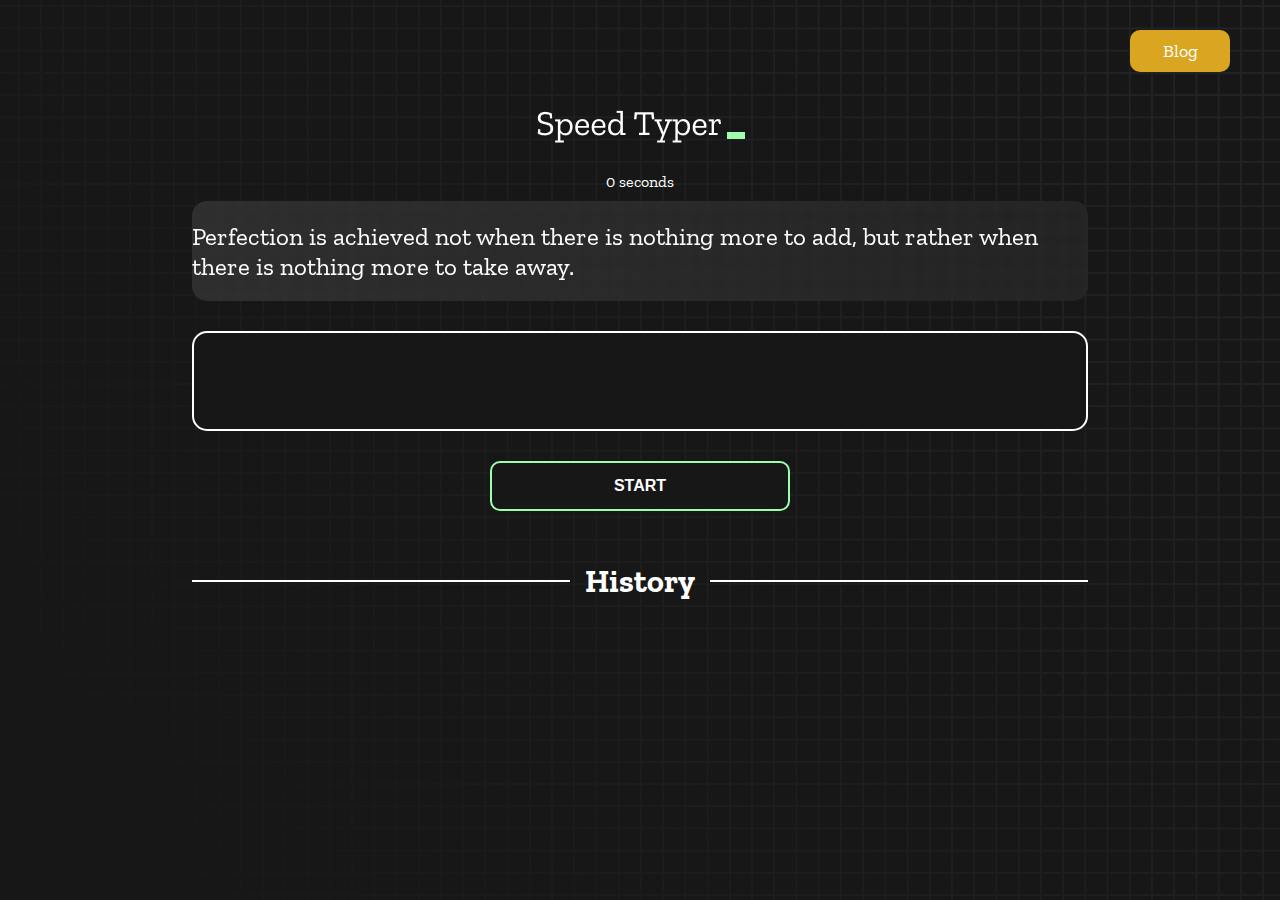
<file: index.html>
<!DOCTYPE html>
<html lang="en">

<head>
  <meta charset="UTF-8" />
  <meta http-equiv="X-UA-Compatible" content="IE=edge" />
  <meta name="viewport" content="width=device-width, initial-scale=1.0" />
  <title>Type Monster</title>
  <link rel="stylesheet" href="styles.css" />
  <link rel="preconnect" href="https://fonts.googleapis.com" />
  <link rel="preconnect" href="https://fonts.gstatic.com" crossorigin />
  <link href="https://fonts.googleapis.com/css2?family=Zilla+Slab:wght@300;400;500&display=swap" rel="stylesheet" />
</head>

<body>

  <a href="blog.html" id="blog" class="buttons">Blog</a>

  <h1 class="title"><img src="./logo.png" /></h1>
  <div id="show-time">0 seconds</div>

  <div class="box-container">
    <div id="question"></div>

    <div id="display" class="inactive"></div>

    <div class="buttons">
      <button id="starts">START</button>
    </div>

    <div class="divider-container">
      <div class="line"></div>
      <h1 class="title2">History</h1>
      <div class="line"></div>
    </div>
    <div id="histories"></div>
  </div>

  <div id="countdown"></div>
  <div id="modal-background" class="hidden"></div>
  <div id="result" class="hidden"></div>

  <script src="./history.js"></script>
  <script src="./script.js"></script>
</body>

</html>
</file>
<file: styles.css>
* {
  padding: 0;
  margin: 0;
  box-sizing: border-box;
}

body {
  background-image: url("./bg.png");
  background-size: cover;
  background-position: left top;
  font-family: "Zilla Slab", serif;
}

#blog {
  text-decoration: none;
  color: white;
  font-size: large;
  background-color: goldenrod;
  padding: 10px 20px;
  border-radius: 10px;
  width: 100px;
  margin-right: 50px;
  margin-left: auto;
}

.box-container {
  width: 70%;
  margin: 0 auto;
}

#question {
  height: 100px;
  display: flex;
  align-items: center;
  justify-content: center;
  color: white;
  font-size: 25px;
  border-radius: 15px;
  background: rgb(255, 255, 255);
  background: linear-gradient(92.49deg,
      rgba(255, 255, 255, 0.1) 0.18%,
      rgba(255, 255, 255, 0.05) 99.85%);
  backdrop-filter: blur(5px);
  margin-bottom: 30px;
}

#display {
  height: 100px;
  display: flex;
  flex-wrap: wrap;
  align-items: center;
  padding-left: 5rem;
  color: white;
  font-size: 32px;
  background-color: #171717;
  border: 2px solid #9dffad;
  border-radius: 15px;
}

#countdown {
  position: fixed;
  height: 100vh;
  width: 100vw;
  background-color: rgba(0, 0, 0, 0.8);
  top: 0;
  left: 0;
  display: flex;
  align-items: center;
  justify-content: center;
  font-size: 3rem;
  color: white;
  display: none;
}

#result {
  position: fixed;
  top: 50%;
  left: 50%;
  transform: translate(-50%, -50%);
  height: 250px;
  width: 400px;
  background-color: #171717;
  border-radius: 15px;
  border: 2px solid #9dffad;
  color: white;
  text-align: center;
  padding: 2rem;
}

#show-time {
  text-align: center;
  color: white;
  margin: 10px 0;
}

.green {
  color: #9dffad;
}

.red {
  color: #eb6565;
}

.bold {
  font-weight: 700;
}

.inactive {
  border: 2px solid white !important;
}

.hidden {
  display: none;
}

.title {
  text-align: center;
  color: white;
  margin: 20px 0;
}

.divider-container {
  height: 80px;
  display: flex;
  justify-content: center;
  align-items: center;
  gap: 15px;
  margin: 0 auto;
}

.line {
  height: 2px;
  background: white;
  width: 100%;
}

.title2 {
  color: white;
  display: block;
}

.buttons {
  display: flex;
  justify-content: center;
  margin: 30px 0;
}

button {
  padding: 10px 20px;
  border: none;
  font-size: 16px;
  font-weight: bold;
  width: 300px;
  height: 50px;
  color: white;
  background-color: #171717;
  border-radius: 10px;
  border: 2px solid #9dffad;
  cursor: pointer;
}

#histories {
  display: flex;
  flex-wrap: wrap;
  justify-content: space-around;
}

.card {
  width: 100%;
  height: 100%;
  display: flex;
  justify-content: space-between;
  align-items: center;
  padding: 10px 20px;
  color: white;
  border-radius: 15px;
  background: rgb(255, 255, 255);
  background: linear-gradient(92.49deg,
      rgba(255, 255, 255, 0.1) 0.18%,
      rgba(255, 255, 255, 0.05) 99.85%);
  backdrop-filter: blur(5px);
  margin-bottom: 30px;
}

#modal-background {
  background: rgb(255, 255, 255);
  background: linear-gradient(92.49deg,
      rgba(255, 255, 255, 0.1) 0.18%,
      rgba(255, 255, 255, 0.05) 99.85%);
  backdrop-filter: blur(5px);
  height: 100vh;
  width: 100%;
  position: fixed;
  top: 0;
}

@media only screen and (max-width: 768px) {
  .box-container {
    padding: 0 20px;
    width: 100%;
  }

  .card {
    flex-direction: column;
  }
}

@media screen and (min-width: 769px) {
  #histories {
    display: grid;
    grid-template-columns: repeat(2, 1fr);
    grid-gap: 15px;
    margin-bottom: 10px;
  }

  .card {
    display: grid;
  }
}
</file>
